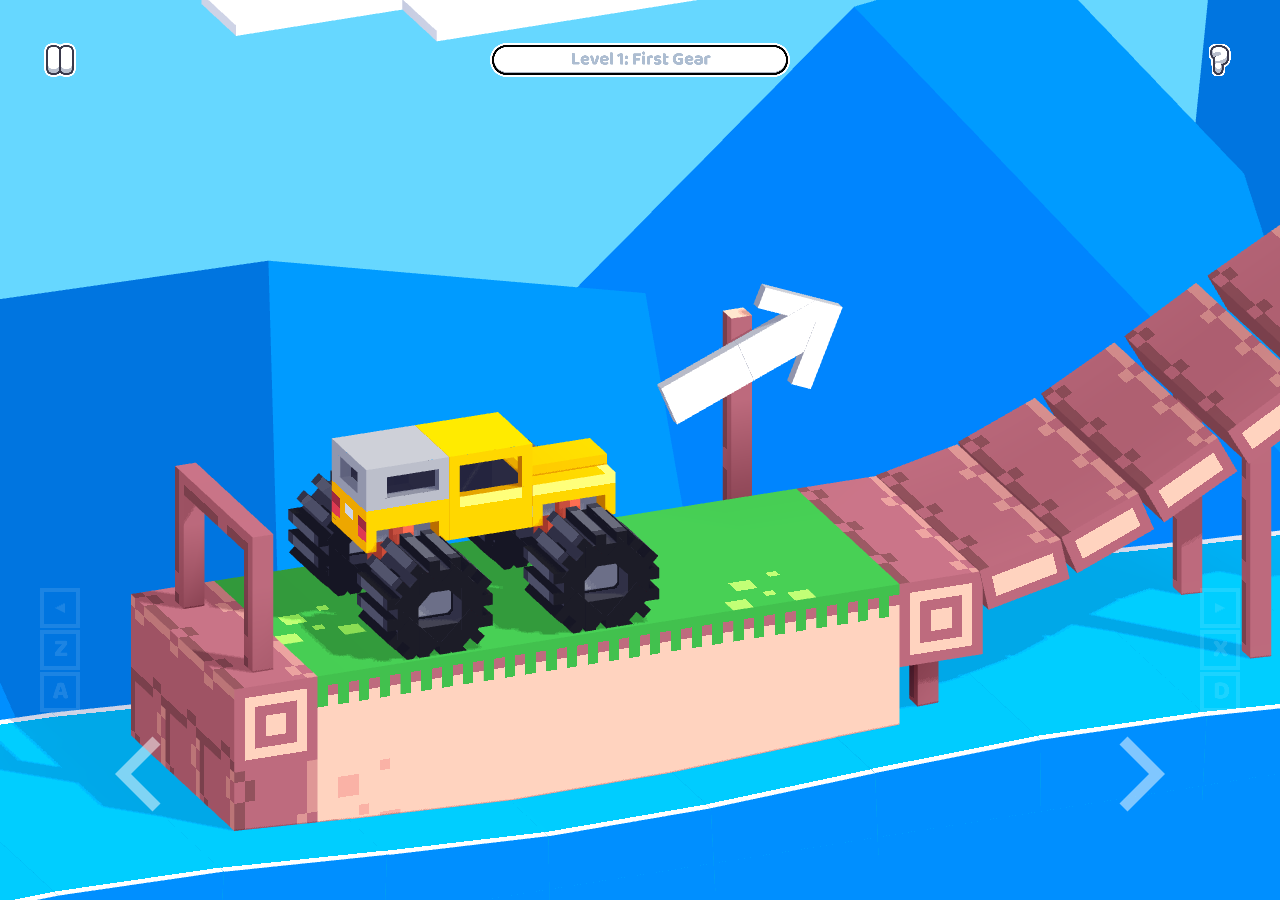
<file: g/dm/index.html>
<!DOCTYPE html>
<html lang="en-us">
<head>
<meta charset="utf-8">
<meta http-equiv="Content-Type" content="text/html; charset=utf-8">
<title>hi</title>
<script type="text/javascript" src="Jump_Gamemonetize.js"></script>
<meta name="description" content="">
<meta name="google" content="notranslate">
<meta name="viewport" content="width=device-width, initial-scale=1, user-scalable=no">
<link rel="stylesheet" href="webapp/fancade.css">
</head>
<body id="body">
<div id="modal_parent">
<div id="modal_content"><span id="modal_close_button">&times;</span>
<div id="store_link_modal_content" class="modal_inner"></div>
<div id="share_file_modal_content" class="modal_inner"></div>
</div>
</div>
<div id="canvas_border" class="emscripten_border">
<div id="play_content" class="middle center">
<div class="edge">
<div class="box">
<div class="black"><img src="webapp/cover.jpg" class="cover">
<p class="title">Drive Mad</p>
<p class="author">Martin Magni</p>
</div>
</div>
</div>
<div id="progress_or_play"><progress id="progress" class="loading" value="0" max="100"></progress></div>
<p class="description"></p>
</div><canvas class="emscripten" id="canvas" tabindex="-1"></canvas>
<div id="gradient"></div>
<div id="webview_content"></div>
</div>
<script type="text/javascript" src="webapp/source_min.js"></script>
<script type="text/javascript" src="webapp/index.js"></script>
</body>
</html>
</file>
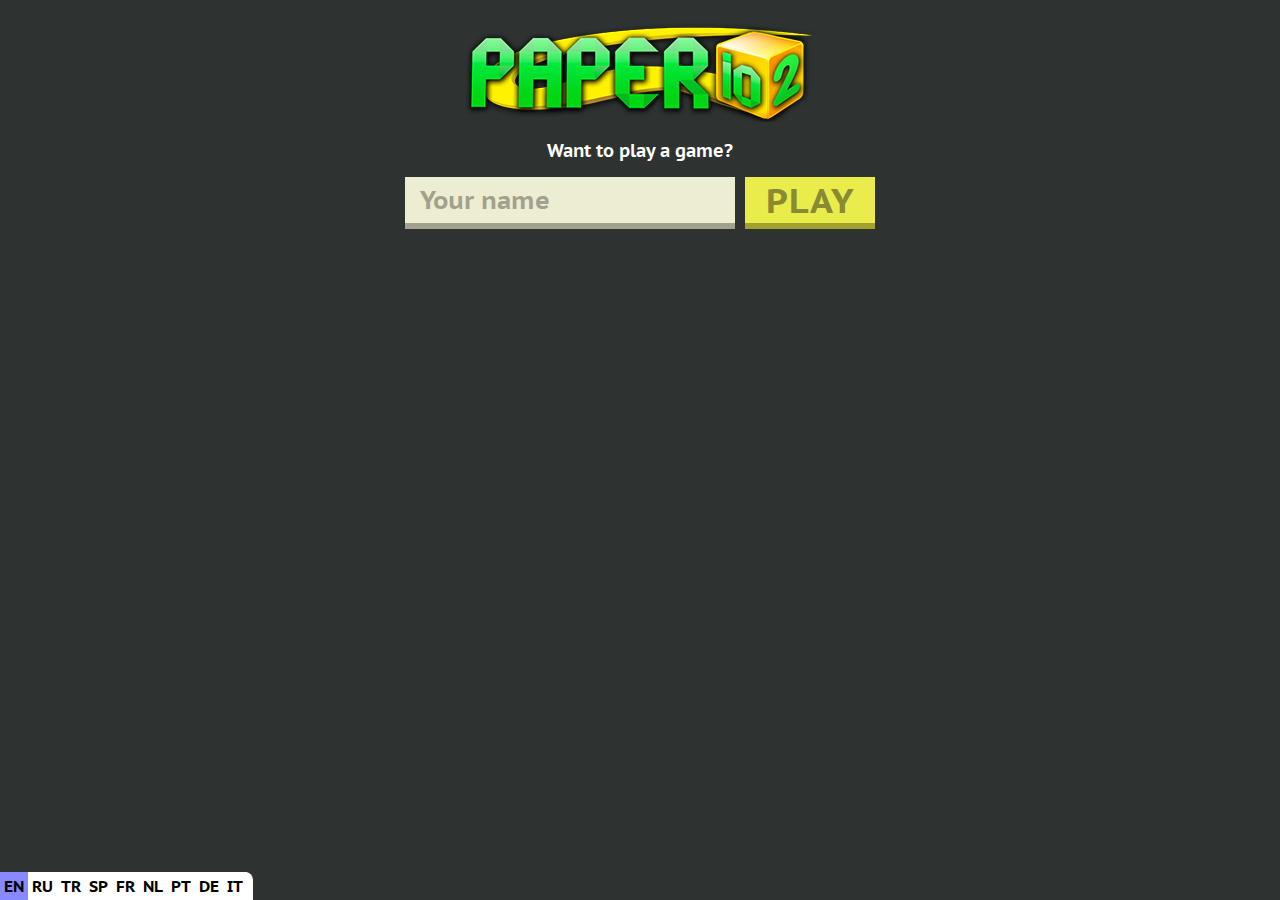
<file: g/p2/index.html>
<html>
  <head>
    <script id="gamemonetize-sdk" type="text/javascript" src="js/sdk.js"></script>
    <meta charset="utf-8" />
    <meta name="theme-color" content="#2d3331" />
    <meta name="viewport" content="width=device-width, initial-scale=1, user-scalable=no" />
    <title>Paper.io 2</title>
    <link rel="manifest" href="manifest.json" />
    <link rel="icon" type="image/png" href="../favicon.png" />
    <link rel="stylesheet" href="css/fonts.css" />
    <link rel="stylesheet" href="css/style3.css" />
  </head>
  <body>
    <script type="text/javascript" src="js/window.js"></script>
    <script type="text/javascript" src="js/loader.js"></script>
    <script type="text/javascript" src="js/app-new-gm.js?26"></script>
    <div id="game">
      <canvas class="fadein" id="view" width="922" height="888"></canvas>
      <div id="ui_overlay"></div>
      <div id="ui" class="">
        <div id="left_side"></div>
        <div class="uibox">
          <div class="logo"><img src="images/logo.png" /></div>
          <div class="tips"><div class="tip">Bite enemy tails but don't let them bite yours!</div></div>
          <form class="play"><input type="text" id="nick" name="nick" autocomplete="off" placeholder="Your name" maxlength="12" /><button id="play" name="play" class="yellow">PLAY</button></form>
        </div>
      </div>
      <div id="footer">
        <ul id="lng">
          <li class="active">EN</li>
          <li class="">RU</li>
          <li class="">TR</li>
          <li class="">SP</li>
          <li class="">FR</li>
          <li class="">NL</li>
          <li class="">PT</li>
          <li class="">DE</li>
          <li class="">IT</li>
        </ul>
      </div>
      <div id="overlay"></div>
    </div>
    <div id="imaContainer" style="position: absolute; z-index: 10000; top: 0px; left: 0px; width: 100%; height: 100%; background-color: rgb(0, 0, 0); visibility: hidden; overflow: hidden;"><video id="imaVideo"></video></div>
  </body>
</html>
</file>
<file: g/dm/webapp/fancade.css>
@font-face{font-family:'baloo 2';font-style:normal;font-weight:800;font-display:swap;src:url(baloo2.woff) format('woff');unicode-range:U+0000-00FF,U+0131,U+0152-0153,U+02BB-02BC,U+02C6,U+02DA,U+02DC,U+2000-206F,U+2074,U+20AC,U+2122,U+2191,U+2193,U+2212,U+2215,U+FEFF,U+FFFD}.fullscreen{position:absolute;width:100%;height:100%}.center{text-align:center}.centered{margin-left:auto;margin-right:auto;display:block;text-align:center}#play_overlay{display:none;z-index:10}.middle{position:absolute;top:50%;left:50%;transform:translate(-50%,-50%)}.middle_vertical{position:absolute;top:50%;transform:translate(0%,-50%)}.edge{margin-left:auto;margin-right:auto;width:164px;height:180px;background-color:#cfdaed;box-shadow:5px 1px 5px rgba(0,0,0,.25);transform:rotate(-5deg)}.box{width:164px;height:164px;background-color:#fff;position:relative}.black{width:132px;height:156px;background-color:#000;position:absolute;top:4px;right:4px;margin:0 auto}.cover{width:128px;height:128px;margin:2px}.title{font-size:14px;font-family:'baloo 2',ubuntu,verdana,sans-serif}.author{font-family:'baloo 2',ubuntu,verdana,sans-serif;border-spacing:0;font-size:14px;color:#ccc;text-align:right;white-space:nowrap;overflow:hidden;text-overflow:ellipsis;position:absolute;width:150px;top:4px;right:142px;transform-origin:right top;transform:rotate(-90deg)}.loading{margin-top:20px;margin-bottom:10px}.description{font-family:'baloo 2',ubuntu,verdana,sans-serif;display:inline-block;font-size:16px;line-height:1.2em;width:240px}.button{display:inline-block;border:2px solid #00a2ff;border-radius:7px;width:133px;height:43px;font-size:16px;line-height:43px;margin:0 auto}.overlay_button{display:inline-block;border:2px solid #000;border-radius:12px;width:200px;height:50px;font-size:18px;line-height:50px;margin:11px}#play_button{color:#333;background-color:#eee}.emscripten_border{position:relative}#gradient{background-image:linear-gradient(135deg,#70e1fd,#00a2ff);position:absolute;top:0;width:100%;height:768px}*{margin:0;padding:0}p,ul,ol,dl{margin-bottom:1em}h1,h2,h3,h4,h5,h6,p,ul,ol,dl{margin-left:16px;margin-right:16px}img{vertical-align:top}html,body{font-family:'baloo 2',ubuntu,verdana,sans-serif;font-size:18px;color:#bbb;padding:0;width:100%;height:100%;margin:0;border:0;line-height:1.8;overflow:hidden;display:block}canvas{padding-right:0;margin-left:auto;margin-right:auto;display:block;margin-top:auto;margin-bottom:auto;position:relative;width:1024px;height:768px}div.emscripten{text-align:center}canvas.emscripten{border:0;background-color:#000}#status{display:inline-block;width:100%;font-weight:700;color:#787878;text-align:center}#modal_parent{display:none;position:fixed;z-index:1;left:0;top:0;width:100%;height:100%;overflow:auto;background-color:#000;background-color:rgba(0,0,0,.4)}.modal_inner{display:none}#play_content{color:#fff;z-index:10}#modal_content{position:relative;background-color:#fefefe;margin:auto;padding:20px;border:1px solid #888;box-sizing:border-box}.error_message{color:red}.error_text{color:red;font-family:sans-serif;font-size:.8em}#modal_close_button{color:#aaa;position:absolute;right:15px;top:10px;font-size:28px;line-height:28px;font-weight:700;transition:.2s}#modal_close_button:hover,#modal_close_button:focus{color:#000;text-decoration:none;cursor:pointer}a:link{color:#00b9fe;text-decoration:none;transition:.2s}a:visited{color:#00b9fe}a:hover,a:active{opacity:.5}.link_image_button{margin-right:10px}.playstore075{width:153px;height:45px}.appstore075{width:135px;height:45px}#progress_or_play{margin-top:10px}#terms_p{font-family:sans-serif;color:#141414;font-size:.7em;margin-bottom:0}#terms_p a{color:#f0f0f0}.deeplink_message{font-size:1em;color:#f0f0f0;line-height:1.1em;font-size:20px}.menu{color:#f0f0f0}.level_button{border:2px solid #222;border-radius:1em;color:#f0f0f0;background-color:#00a2ff;line-height:1em;height:2.5em;width:5em;justify-self:center;position:relative;padding-top:.6em}.grid_element_center{justify-self:center}.level_button_name{font-size:.6em;white-space:nowrap;overflow:hidden;text-overflow:ellipsis}.level_button_number{font-size:1.2em}.level_button:hover{background-color:#00c2ff}.level_checkmark{position:absolute;right:0;top:0;margin:0;padding:0;text-align:right;font-size:1.2em;line-height:1.2em}.level_button a{color:#f0f0f0;opacity:1}.menu_items{display:grid;grid-template-columns:repeat(3,1fr);gap:10px;margin-bottom:20px}.menu_header{font-size:3em;margin-top:40px}#webview_content{display:none;background-color:transparent;position:absolute;top:0;width:100%;height:768px}.webview{width:100%;height:100%;background:0 0;margin:0;border:0;overflow:hidden}
</file>
<file: g/p2/css/fonts.css>
/* cyrillic-ext */
@font-face {
  font-family: 'PT Sans Caption';
  font-style: normal;
  font-weight: 700;
  src: url(fonts/0FlJVP6Hrxmt7-fsUFhlFXNIlpcSwSrkQQ-v_38.woff2) format('woff2');
  unicode-range: U+0460-052F, U+1C80-1C88, U+20B4, U+2DE0-2DFF, U+A640-A69F, U+FE2E-FE2F;
}
/* cyrillic */
@font-face {
  font-family: 'PT Sans Caption';
  font-style: normal;
  font-weight: 700;
  src: url(fonts/0FlJVP6Hrxmt7-fsUFhlFXNIlpcSwSrkSA-v_38.woff2) format('woff2');
  unicode-range: U+0400-045F, U+0490-0491, U+04B0-04B1, U+2116;
}
/* latin-ext */
@font-face {
  font-family: 'PT Sans Caption';
  font-style: normal;
  font-weight: 700;
  src: url(fonts/0FlJVP6Hrxmt7-fsUFhlFXNIlpcSwSrkQg-v_38.woff2) format('woff2');
  unicode-range: U+0100-024F, U+0259, U+1E00-1EFF, U+2020, U+20A0-20AB, U+20AD-20CF, U+2113, U+2C60-2C7F, U+A720-A7FF;
}
/* latin */
@font-face {
  font-family: 'PT Sans Caption';
  font-style: normal;
  font-weight: 700;
  src: url(fonts/0FlJVP6Hrxmt7-fsUFhlFXNIlpcSwSrkTA-v.woff2) format('woff2');
  unicode-range: U+0000-00FF, U+0131, U+0152-0153, U+02BB-02BC, U+02C6, U+02DA, U+02DC, U+2000-206F, U+2074, U+20AC, U+2122, U+2191, U+2193, U+2212, U+2215, U+FEFF, U+FFFD;
}
</file>
<file: g/p2/css/style3.css>
body {
  background: #e7fff4;
}

html,
body,
canvas {
  margin: 0;
  border: 0;
  padding: 0;
  display: block;
  overflow: hidden;
  height: 100%;
}
#right_side {
  position: absolute;
  top: 0;
  bottom: 0;
  right: 0;
  width: 220px;
  height: 200px;
  z-index: 3;
  padding-top: 12px;
  padding-right: 12px;
  text-align: right;
}
#view,
#ui {
  position: absolute;
  width: 100%;
  height: 100%;
  /*z-index: 1;*/
  /*width: 100%;
    height: 100%;

    top: 50%;
    left: 50%;
    -moz-transform: translate(-50%, -50%);
    -webkit-transform: translate(-50%, -50%);
    transform: translate(-50%, -50%);
    */
}

#view {
  z-index: 1;
}

#ui {
  z-index: 2;
}

.fadein {
  animation: fadein 2s;
}

.fadeout {
  animation: fadeout 2s;
}

#ui {
  background-color: rgba(0, 0, 0, 0.8);
}

#ui.hide {
  display: none;
}

body,
button,
input {
  font-family: "PT Sans Caption", sans-serif;
}

.uibox {
  /*background: #422;*/
  /*width: 600px;*/
  max-width: 600px;
  margin: 14px auto 0;
  padding: 8px 10px 30px;
}

.uibox .logo {
  text-align: center;
  height: 100px;
  position: relative;
  overflow: hidden;
}

.logo img {
  width: 350px;
  /*
    position: absolute;
    top: 50%;
    -ms-transform: translateY(-50%);
    -webkit-transform: translateY(-50%);
    transform: translateY(-50%);
*/
}

/*
.resultbox {
    position: relative;
}
*/

.resultsimg {
  width: 50%;
  margin: auto;
}

.resultsimg img {
  width: 100%;
}

.results {
  display: flex;
  justify-content: center;
  font-size: 18px;
  text-shadow: 0 0 2px #000000;
  white-space: nowrap;
  color: #fff;
  /*position: absolute;
    top: 50%;
    left: 50%;
    -moz-transform: translate(-50%, -50%);
    -webkit-transform: translate(-50%, -50%);
    transform: translate(-50%, -50%);
*/
}

.results .left {
  text-align: right;
  margin-right: 10px;
}

.newScore {
  color: #8fa;
}

.nav {
  margin: 10px 10%;
  display: flex;
  justify-content: center;
}

.uibox .play {
  margin: 0 10%;
  display: flex;
  justify-content: center;
}

.uibox .back {
  margin: 0 10%;
  display: flex;
  justify-content: center;
}

.uibox .tips {
  height: 50px;
  display: flex;
}

.uibox .tip {
  color: white;
  text-align: center;
  font-size: 18px;
  animation: fadein 2s;
  padding: 10px 10%;
  align-self: flex-end;
  width: 100%;
}

@keyframes fadein {
  from {
    opacity: 0;
  }
  to {
    opacity: 1;
  }
}

@keyframes fadeout {
  from {
    opacity: 1;
  }
  to {
    opacity: 0;
  }
}

#nick {
  background: #ededd1;
  border: 0;
  border-bottom: 6px solid #a1a18d;
  padding: 5px;
  margin: 5px;
  font-size: 25px;
  text-indent: 10px;
  color: #666;
  outline: none;
  width: 100%;
  flex: 1 1 auto;
}

#nick::placeholder {
  color: #a1a18d;
  opacity: 1; /* Firefox */
}

#play {
  flex: 0 0 130px;
}

#back {
  flex: 0 0 130px;
}

#again,
#menu {
  flex: 1 1 auto;
}

button {
  border: none;
  border-bottom: 6px solid;
  font-size: 35px;
  letter-spacing: 1px;
  padding: 0 15px;
  margin: 5px;
  cursor: pointer;
}

button:active {
  border-bottom: none;
  border-top: 6px solid;
}

button:focus {
  outline: none;
}

button.yellow {
  background: #eaec4b;
  border-color: #a1a130;
  color: #888a34;
}

button.green {
  background: #7fed4c;
  border-color: #56a130;
  color: #56a130;
}

button.orange {
  background: #ff972f;
  border-color: #ae4e0d;
  color: #422100;
}

button.disabled {
  background: #ebebeb;
  border-bottom: 6px solid #9c9c9c;
  color: #9c9c9c;
  cursor: default;
}

button.yellow:hover,
button.yellow:focus {
  background: #fafc5b;
}

button.green:hover,
button.green:focus {
  background: #8efc5b;
}

button.disabled:hover,
button.disabled:focus {
  background: #ebebeb;
}

button.disabled:active {
  border-top: none;
  border-bottom: 6px solid;
}

.uibox p.notsupported {
  color: rgb(177, 55, 55);
  font-size: 18px;
  text-align: center;
  padding: 0 10%;
}

@media screen and (max-width: 500px) {
  .uibox .play {
    margin: 0;
    flex-wrap: wrap;
  }

  .uibox .back {
    margin: 0;
    flex-wrap: wrap;
  }

  .nav {
    margin: 10px 0;
    flex-wrap: wrap;
  }

  button {
    font-size: 25px;
  }

  .resultsimg {
    width: 75%;
  }
}

/* About ------------------------------- */

#about {
  display: none;
  z-index: 4;
  position: absolute;
  box-sizing: border-box;
  left: 50%;
  top: 50%;
  transform: translate(-50%, -50%);
  width: 60%;
  height: 80%;

  border-radius: 10px;
  background-color: #fff;
}

.modal_box {
  display: flex;
  flex-direction: column;
  box-sizing: border-box;
  height: 100%;
  padding: 32px;
}

.modal_scroll {
  flex-grow: 1;
  overflow-y: auto;
}

@media screen and (max-width: 500px) {
  #about {
    width: 100%;
    height: 100%;
    left: 0;
    top: 0;
    transform: none;
    padding: 0;
    border-radius: 0;
  }

  .modal_box {
    padding: 16px;
  }
}

/* ------------------------------- */

.hide {
  display: none;
}
.show {
  display: block;
}

#paperio-site_multisize {
  position: absolute;
  text-align: center;
  top: 310px;
  width: 100%;
  z-index: 3;
}

#bottom {
  position: absolute;
  text-align: center;
  display: none;
  bottom: 0;
  right: 0;
  color: #202020;
  z-index: 2;
  background-color: white;
  padding: 4px;
  border-top-left-radius: 8px;
}

/*@media screen and (max-width: 700px) {*/
/*@media (min-height: 800px) {
    #bottom {
        display: none;
    }
}
*/

#bottom a,
a:visited {
  color: #202020;
  text-decoration: none;
}

#overlay {
  width: 100%;
  height: 100%;
  position: absolute;
  top: 0;
  left: 0;
  background: #000;
  z-index: 9;
  display: none;
}

#lng {
  position: absolute;
  bottom: 0;
  left: 0;
  z-index: 4;
  background: #fff;
  list-style-type: none;
  margin: 0;
  border: 0;
  padding: 4px 6px 4px 0;
  border-top-right-radius: 8px;
  display: inline;
}

#lng li {
  display: inline;
  padding: 4px;
  background: #fff;
  cursor: pointer;
}

#lng li.active {
  background: #88f;
}

.noPadding {
  padding: 0 5px;
}

button img {
  display: block;
  margin-top: 1px;
  margin-left: auto;
  margin-right: auto;
}

.skins-container {
  display: flex;
  flex-direction: row;
  /*flex-wrap: nowrap;*/
  flex: 1;
  align-items: center;
  justify-content: center;
}

.skin {
  margin: 5px;
  display: flex;
  flex-direction: column;
  justify-content: space-between;
  align-items: stretch;
  /*text-align: center;*/
  padding: 5px;
  background: #dad53f;
  width: 130px;
  height: 130px;
}

.skin-view {
  background: #fcfdc4;
  flex-grow: 1;
}

.skin-view img {
  display: block;
  margin-top: 10px;
  margin-left: auto;
  margin-right: auto;
}

.skin-view h3 {
  margin: 0;
  text-align: center;
}

#rightbanner {
  position: absolute;
  top: 0;
  bottom: 0;
  right: 0;
  width: 220px;
  height: 200px;
  z-index: 3;
  padding-top: 12px;
  padding-right: 12px;
  text-align: right;
  display: none;
}

#aipBranding {
  display: none !important;
}

#discord {
  position: absolute;
  left: 8px;
  top: 8px;
  z-index: 3;
  display: none;
}

#discord a img {
  border-radius: 6px;
}

@keyframes kf_slider {
  from {
    opacity: 0;
    pointer-events: none;
  }
  to {
    opacity: 1;
    pointer-events: auto;
  }
}
.slider-1 {
  animation: kf_slider 2s 0s both;
}
.slider-2 {
  animation: kf_slider 2s 1s both;
}
.slider-3 {
  animation: kf_slider 2s 2s both;
}
.slider-4 {
  animation: kf_slider 2s 3s both;
}
.slider-5 {
  animation: kf_slider 2s 4s both;
}
</file>
